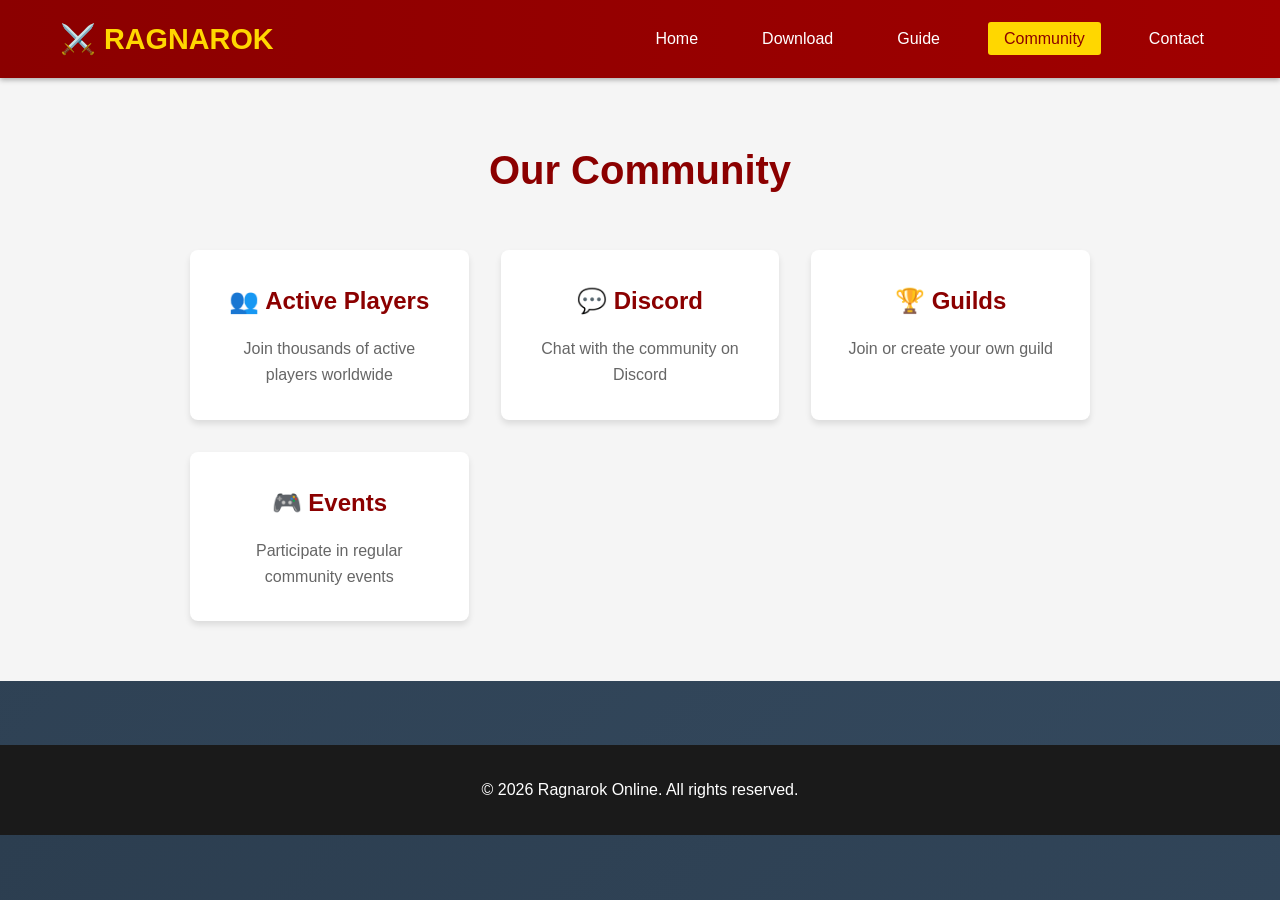
<file: pages/community.html>
<!DOCTYPE html>
<html lang="th">
<head>
    <meta charset="UTF-8">
    <meta name="viewport" content="width=device-width, initial-scale=1.0">
    <title>Community - Ragnarok Online</title>
    <link rel="stylesheet" href="../css/style.css">
    <link rel="stylesheet" href="../css/navbar.css">
</head>
<body>
    <!-- Navigation -->
    <nav class="navbar">
        <div class="nav-container">
            <div class="logo">
                <h1>⚔️ RAGNAROK</h1>
            </div>
            <ul class="nav-menu">
                <li><a href="../index.html">Home</a></li>
                <li><a href="download.html">Download</a></li>
                <li><a href="guide.html">Guide</a></li>
                <li><a href="community.html" class="active">Community</a></li>
                <li><a href="contact.html">Contact</a></li>
            </ul>
        </div>
    </nav>

    <!-- Content -->
    <section class="featured">
        <h2>Our Community</h2>
        <div class="featured-grid" style="max-width: 900px;">
            <div class="card">
                <h3>👥 Active Players</h3>
                <p>Join thousands of active players worldwide</p>
            </div>
            <div class="card">
                <h3>💬 Discord</h3>
                <p>Chat with the community on Discord</p>
            </div>
            <div class="card">
                <h3>🏆 Guilds</h3>
                <p>Join or create your own guild</p>
            </div>
            <div class="card">
                <h3>🎮 Events</h3>
                <p>Participate in regular community events</p>
            </div>
        </div>
    </section>

    <!-- Footer -->
    <footer class="footer">
        <p>&copy; 2026 Ragnarok Online. All rights reserved.</p>
    </footer>
</body>
</html>
</file>
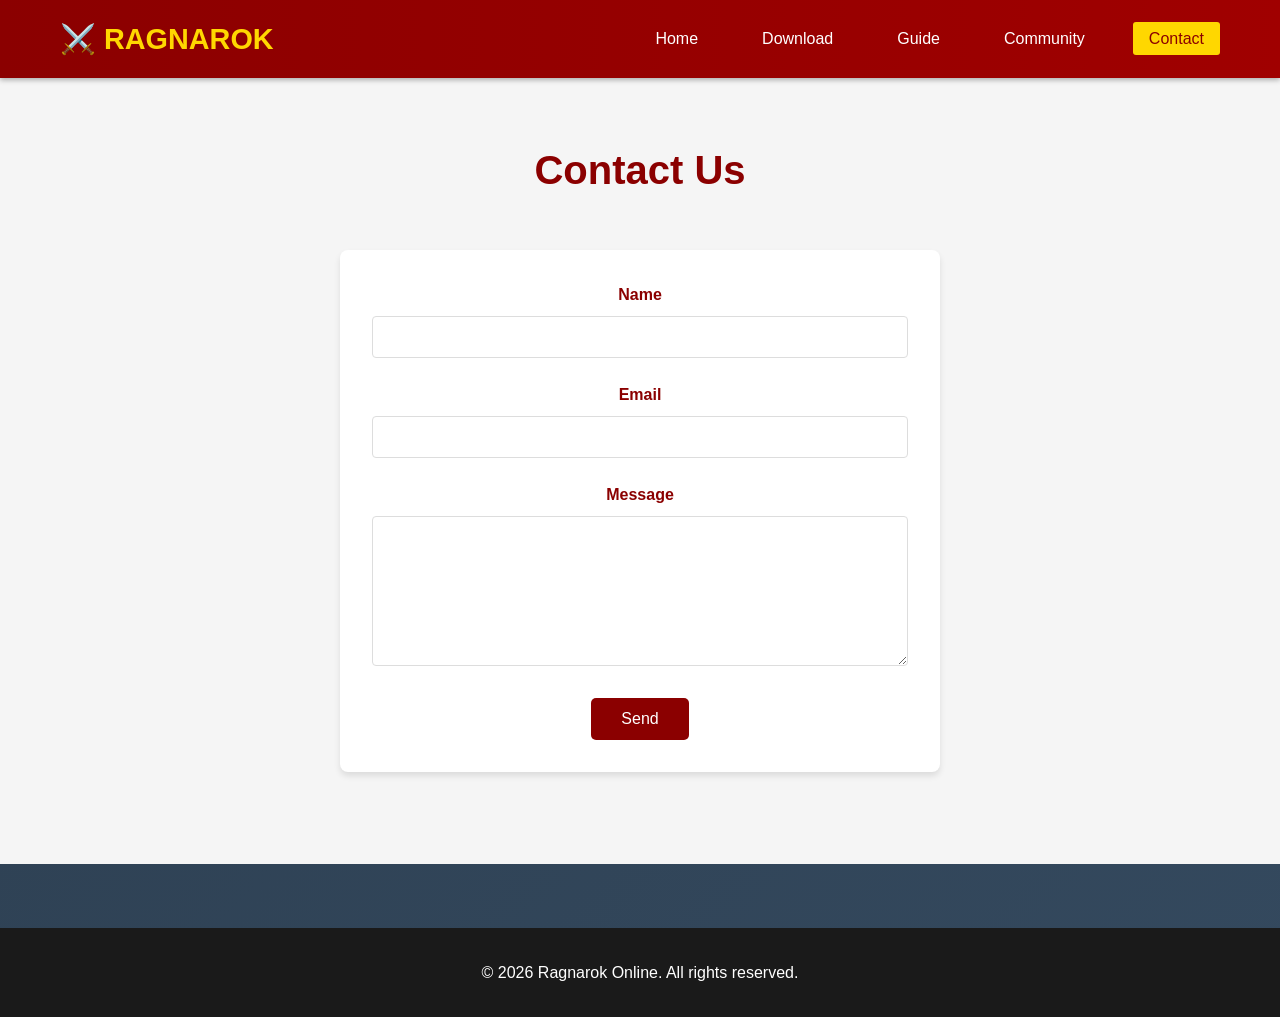
<file: pages/contact.html>
<!DOCTYPE html>
<html lang="th">
<head>
    <meta charset="UTF-8">
    <meta name="viewport" content="width=device-width, initial-scale=1.0">
    <title>Contact - Ragnarok Online</title>
    <link rel="stylesheet" href="../css/style.css">
    <link rel="stylesheet" href="../css/navbar.css">
    <style>
        .contact-form {
            max-width: 600px;
            margin: 2rem auto;
            background: white;
            padding: 2rem;
            border-radius: 8px;
            box-shadow: 0 4px 6px rgba(0,0,0,0.1);
        }
        
        .form-group {
            margin-bottom: 1.5rem;
        }
        
        label {
            display: block;
            margin-bottom: 0.5rem;
            font-weight: bold;
            color: var(--primary);
        }
        
        input, textarea {
            width: 100%;
            padding: 0.8rem;
            border: 1px solid #ddd;
            border-radius: 4px;
            font-family: Arial, sans-serif;
        }
        
        textarea {
            resize: vertical;
            min-height: 150px;
        }
    </style>
</head>
<body>
    <!-- Navigation -->
    <nav class="navbar">
        <div class="nav-container">
            <div class="logo">
                <h1>⚔️ RAGNAROK</h1>
            </div>
            <ul class="nav-menu">
                <li><a href="../index.html">Home</a></li>
                <li><a href="download.html">Download</a></li>
                <li><a href="guide.html">Guide</a></li>
                <li><a href="community.html">Community</a></li>
                <li><a href="contact.html" class="active">Contact</a></li>
            </ul>
        </div>
    </nav>

    <!-- Content -->
    <section class="featured">
        <h2>Contact Us</h2>
        <form class="contact-form">
            <div class="form-group">
                <label for="name">Name</label>
                <input type="text" id="name" name="name" required>
            </div>
            <div class="form-group">
                <label for="email">Email</label>
                <input type="email" id="email" name="email" required>
            </div>
            <div class="form-group">
                <label for="message">Message</label>
                <textarea id="message" name="message" required></textarea>
            </div>
            <button type="submit" class="btn btn-primary" onclick="handleSubmit(event)">Send</button>
        </form>
    </section>

    <!-- Footer -->
    <footer class="footer">
        <p>&copy; 2026 Ragnarok Online. All rights reserved.</p>
    </footer>

    <script>
        function handleSubmit(e) {
            e.preventDefault();
            alert('Thank you for your message! We will contact you soon.');
        }
    </script>
</body>
</html>
</file>
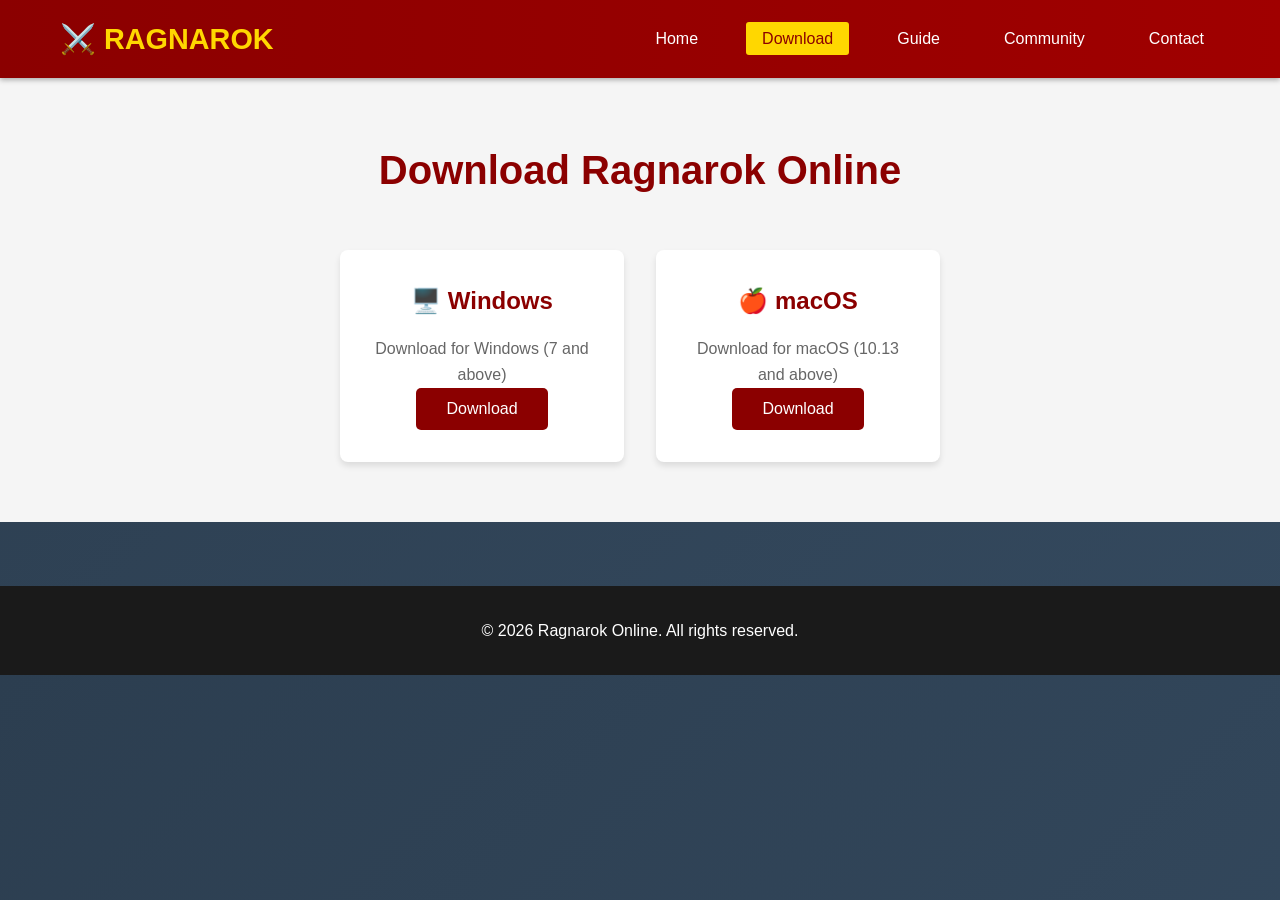
<file: pages/download.html>
<!DOCTYPE html>
<html lang="th">
<head>
    <meta charset="UTF-8">
    <meta name="viewport" content="width=device-width, initial-scale=1.0">
    <title>Download - Ragnarok Online</title>
    <link rel="stylesheet" href="../css/style.css">
    <link rel="stylesheet" href="../css/navbar.css">
</head>
<body>
    <!-- Navigation -->
    <nav class="navbar">
        <div class="nav-container">
            <div class="logo">
                <h1>⚔️ RAGNAROK</h1>
            </div>
            <ul class="nav-menu">
                <li><a href="../index.html">Home</a></li>
                <li><a href="download.html" class="active">Download</a></li>
                <li><a href="guide.html">Guide</a></li>
                <li><a href="community.html">Community</a></li>
                <li><a href="contact.html">Contact</a></li>
            </ul>
        </div>
    </nav>

    <!-- Content -->
    <section class="featured">
        <h2>Download Ragnarok Online</h2>
        <div class="featured-grid" style="max-width: 600px; margin-top: 2rem;">
            <div class="card">
                <h3>🖥️ Windows</h3>
                <p>Download for Windows (7 and above)</p>
                <button class="btn btn-primary" onclick="alert('Download started!')">Download</button>
            </div>
            <div class="card">
                <h3>🍎 macOS</h3>
                <p>Download for macOS (10.13 and above)</p>
                <button class="btn btn-primary" onclick="alert('Download started!')">Download</button>
            </div>
        </div>
    </section>

    <!-- Footer -->
    <footer class="footer">
        <p>&copy; 2026 Ragnarok Online. All rights reserved.</p>
    </footer>
</body>
</html>
</file>
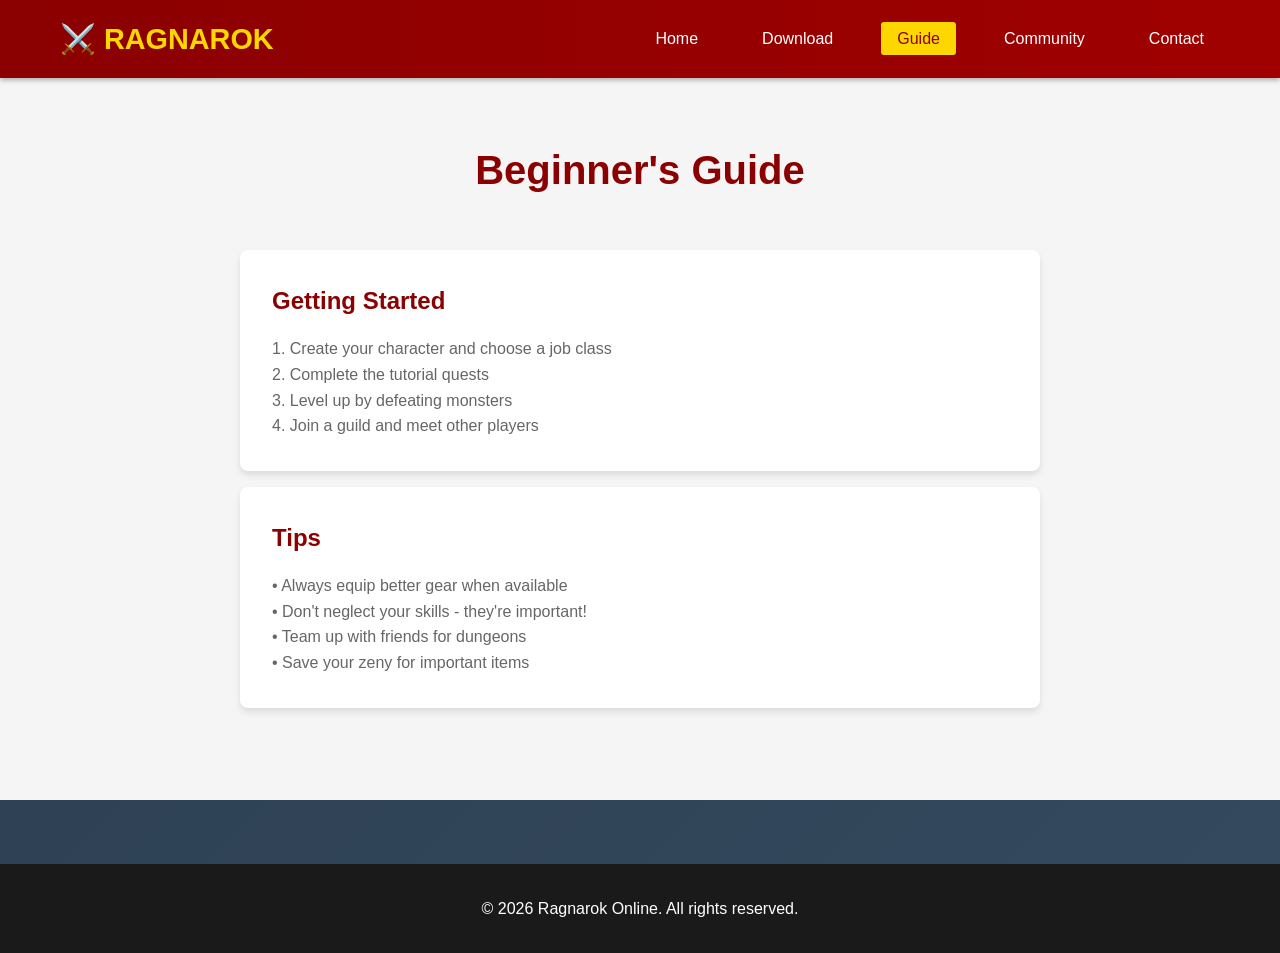
<file: pages/guide.html>
<!DOCTYPE html>
<html lang="th">
<head>
    <meta charset="UTF-8">
    <meta name="viewport" content="width=device-width, initial-scale=1.0">
    <title>Guide - Ragnarok Online</title>
    <link rel="stylesheet" href="../css/style.css">
    <link rel="stylesheet" href="../css/navbar.css">
</head>
<body>
    <!-- Navigation -->
    <nav class="navbar">
        <div class="nav-container">
            <div class="logo">
                <h1>⚔️ RAGNAROK</h1>
            </div>
            <ul class="nav-menu">
                <li><a href="../index.html">Home</a></li>
                <li><a href="download.html">Download</a></li>
                <li><a href="guide.html" class="active">Guide</a></li>
                <li><a href="community.html">Community</a></li>
                <li><a href="contact.html">Contact</a></li>
            </ul>
        </div>
    </nav>

    <!-- Content -->
    <section class="featured">
        <h2>Beginner's Guide</h2>
        <div style="max-width: 800px; margin: 2rem auto; text-align: left;">
            <div class="card">
                <h3>Getting Started</h3>
                <p>1. Create your character and choose a job class</p>
                <p>2. Complete the tutorial quests</p>
                <p>3. Level up by defeating monsters</p>
                <p>4. Join a guild and meet other players</p>
            </div>
            <div class="card" style="margin-top: 1rem;">
                <h3>Tips</h3>
                <p>• Always equip better gear when available</p>
                <p>• Don't neglect your skills - they're important!</p>
                <p>• Team up with friends for dungeons</p>
                <p>• Save your zeny for important items</p>
            </div>
        </div>
    </section>

    <!-- Footer -->
    <footer class="footer">
        <p>&copy; 2026 Ragnarok Online. All rights reserved.</p>
    </footer>
</body>
</html>
</file>
<file: css/style.css>
:root {
    --primary: #8B0000;
    --secondary: #FFD700;
    --dark: #1a1a1a;
    --light: #f5f5f5;
    --text: #333;
}

* {
    margin: 0;
    padding: 0;
    box-sizing: border-box;
}

body {
    font-family: 'Arial', sans-serif;
    color: var(--text);
    background: linear-gradient(135deg, #2c3e50 0%, #34495e 100%);
    line-height: 1.6;
}

/* Hero Section */
.hero {
    background: linear-gradient(rgba(0,0,0,0.5), rgba(0,0,0,0.5)), url('../assets/images/hero-bg.jpg');
    background-size: cover;
    background-position: center;
    height: 600px;
    display: flex;
    align-items: center;
    justify-content: center;
    text-align: center;
    color: white;
}

.hero-content h1 {
    font-size: 3.5rem;
    margin-bottom: 1rem;
    text-shadow: 2px 2px 4px rgba(0,0,0,0.8);
}

.hero-content p {
    font-size: 1.5rem;
    margin-bottom: 2rem;
    text-shadow: 1px 1px 2px rgba(0,0,0,0.8);
}

/* Buttons */
.btn {
    padding: 12px 30px;
    border: none;
    border-radius: 5px;
    cursor: pointer;
    font-size: 1rem;
    transition: all 0.3s ease;
}

.btn-primary {
    background: var(--primary);
    color: white;
}

.btn-primary:hover {
    background: #A00000;
    transform: scale(1.05);
}

/* Featured Section */
.featured {
    padding: 60px 20px;
    background: var(--light);
    text-align: center;
}

.featured h2 {
    font-size: 2.5rem;
    margin-bottom: 3rem;
    color: var(--primary);
}

.featured-grid {
    display: grid;
    grid-template-columns: repeat(auto-fit, minmax(250px, 1fr));
    gap: 2rem;
    max-width: 1200px;
    margin: 0 auto;
}

.card {
    background: white;
    padding: 2rem;
    border-radius: 8px;
    box-shadow: 0 4px 6px rgba(0,0,0,0.1);
    transition: all 0.3s ease;
}

.card:hover {
    transform: translateY(-10px);
    box-shadow: 0 8px 12px rgba(0,0,0,0.2);
}

.card h3 {
    color: var(--primary);
    margin-bottom: 1rem;
    font-size: 1.5rem;
}

.card p {
    color: #666;
}

/* Footer */
.footer {
    background: var(--dark);
    color: white;
    text-align: center;
    padding: 2rem;
    margin-top: 4rem;
}

/* Responsive */
@media (max-width: 768px) {
    .hero-content h1 {
        font-size: 2rem;
    }
    
    .featured h2 {
        font-size: 1.8rem;
    }
}
</file>
<file: css/navbar.css>
.navbar {
    background: linear-gradient(90deg, var(--primary) 0%, #A00000 100%);
    padding: 1rem 0;
    position: sticky;
    top: 0;
    z-index: 100;
    box-shadow: 0 2px 5px rgba(0,0,0,0.3);
}

.nav-container {
    max-width: 1200px;
    margin: 0 auto;
    display: flex;
    justify-content: space-between;
    align-items: center;
    padding: 0 20px;
}

.logo h1 {
    color: var(--secondary);
    font-size: 1.8rem;
}

.nav-menu {
    display: flex;
    list-style: none;
    gap: 2rem;
}

.nav-menu a {
    color: white;
    text-decoration: none;
    font-weight: 500;
    transition: all 0.3s ease;
    padding: 0.5rem 1rem;
    border-radius: 3px;
}

.nav-menu a:hover,
.nav-menu a.active {
    background: var(--secondary);
    color: var(--primary);
}

@media (max-width: 768px) {
    .nav-menu {
        gap: 1rem;
        flex-wrap: wrap;
    }
    
    .nav-menu a {
        padding: 0.3rem 0.8rem;
        font-size: 0.9rem;
    }
}
</file>
